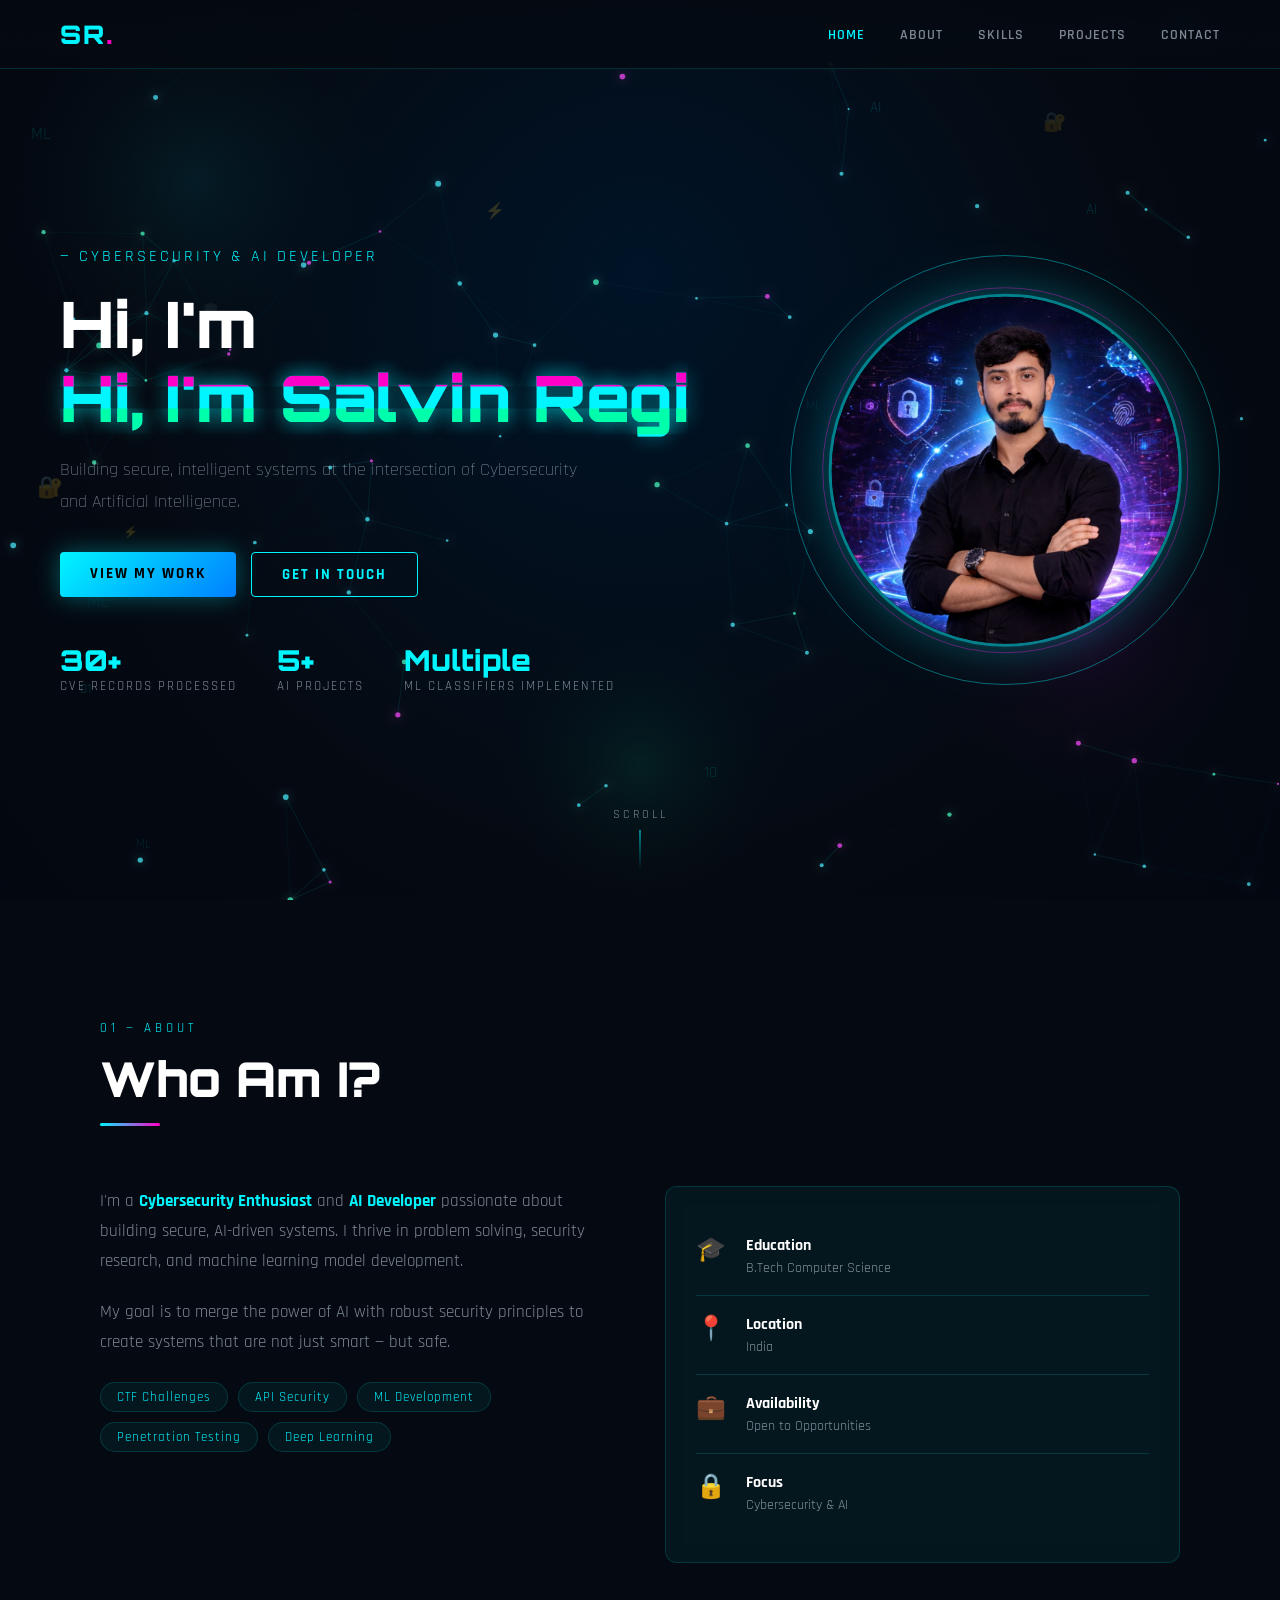
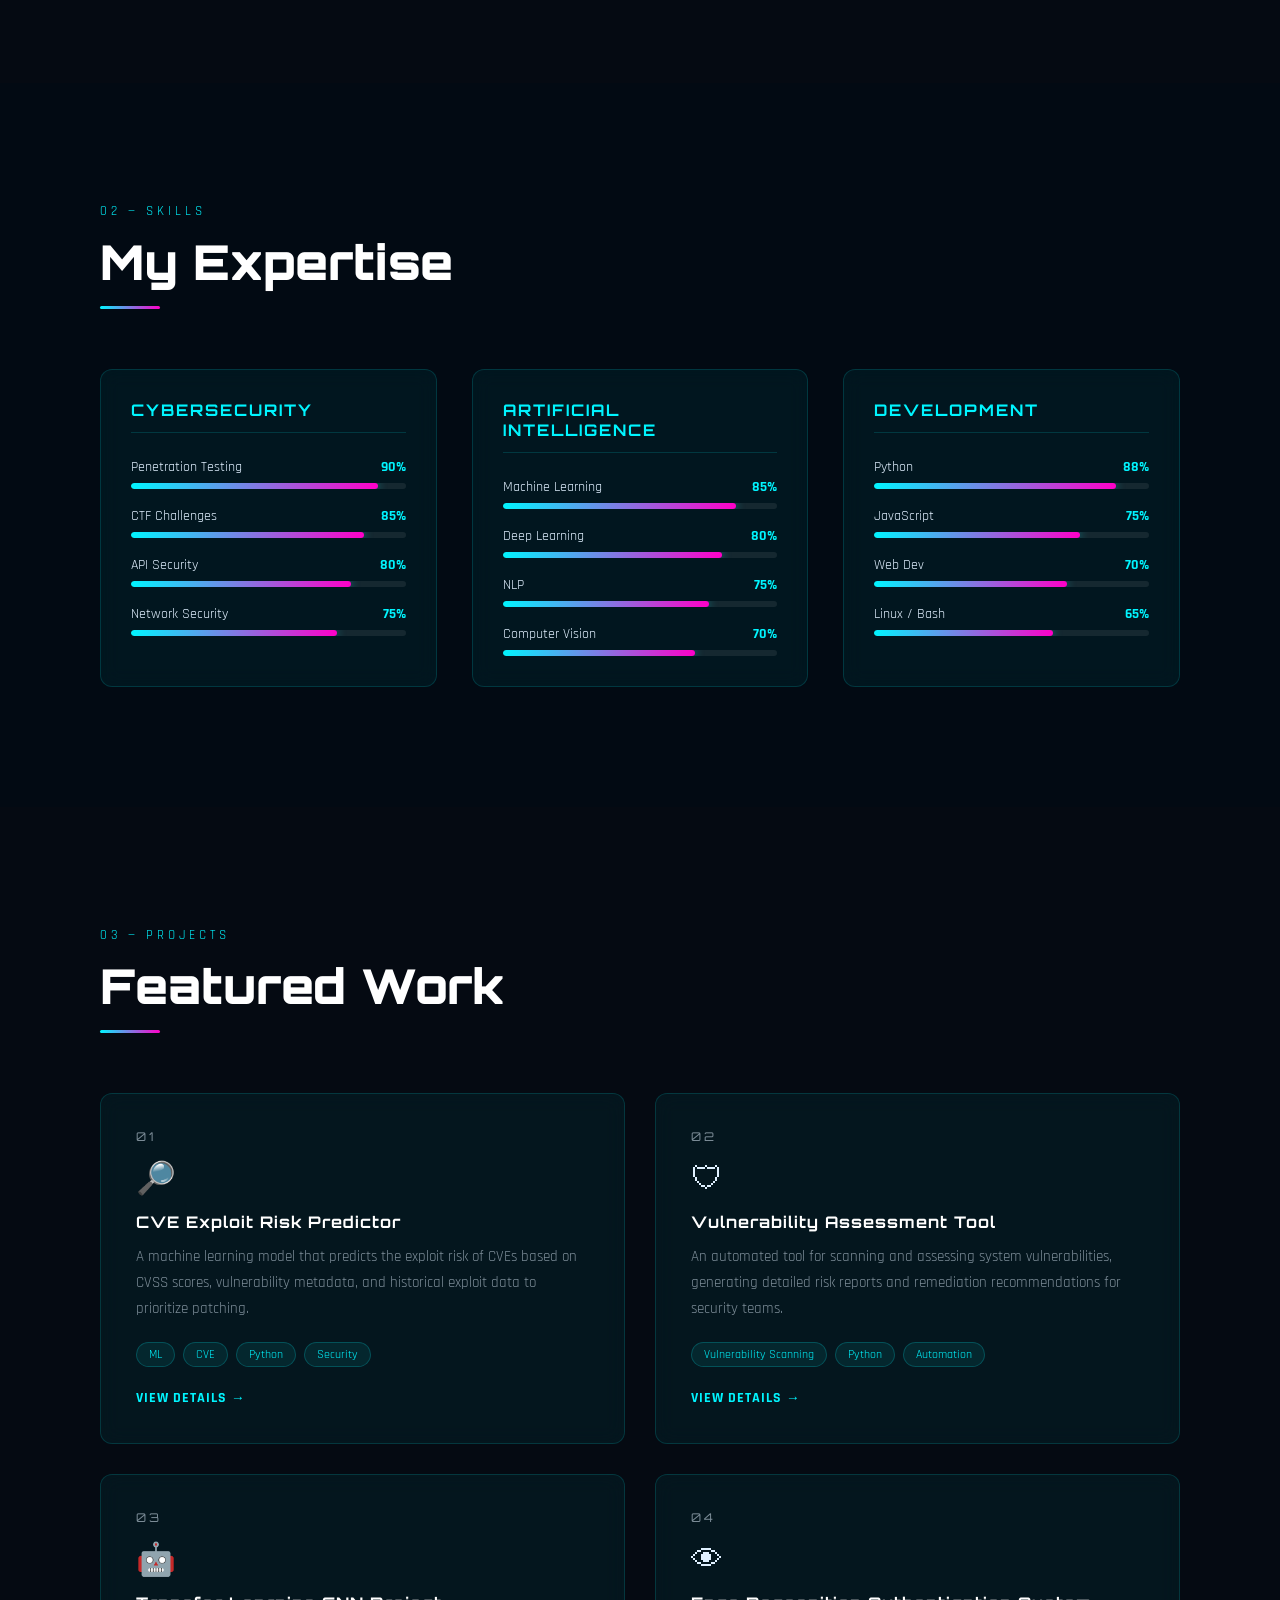
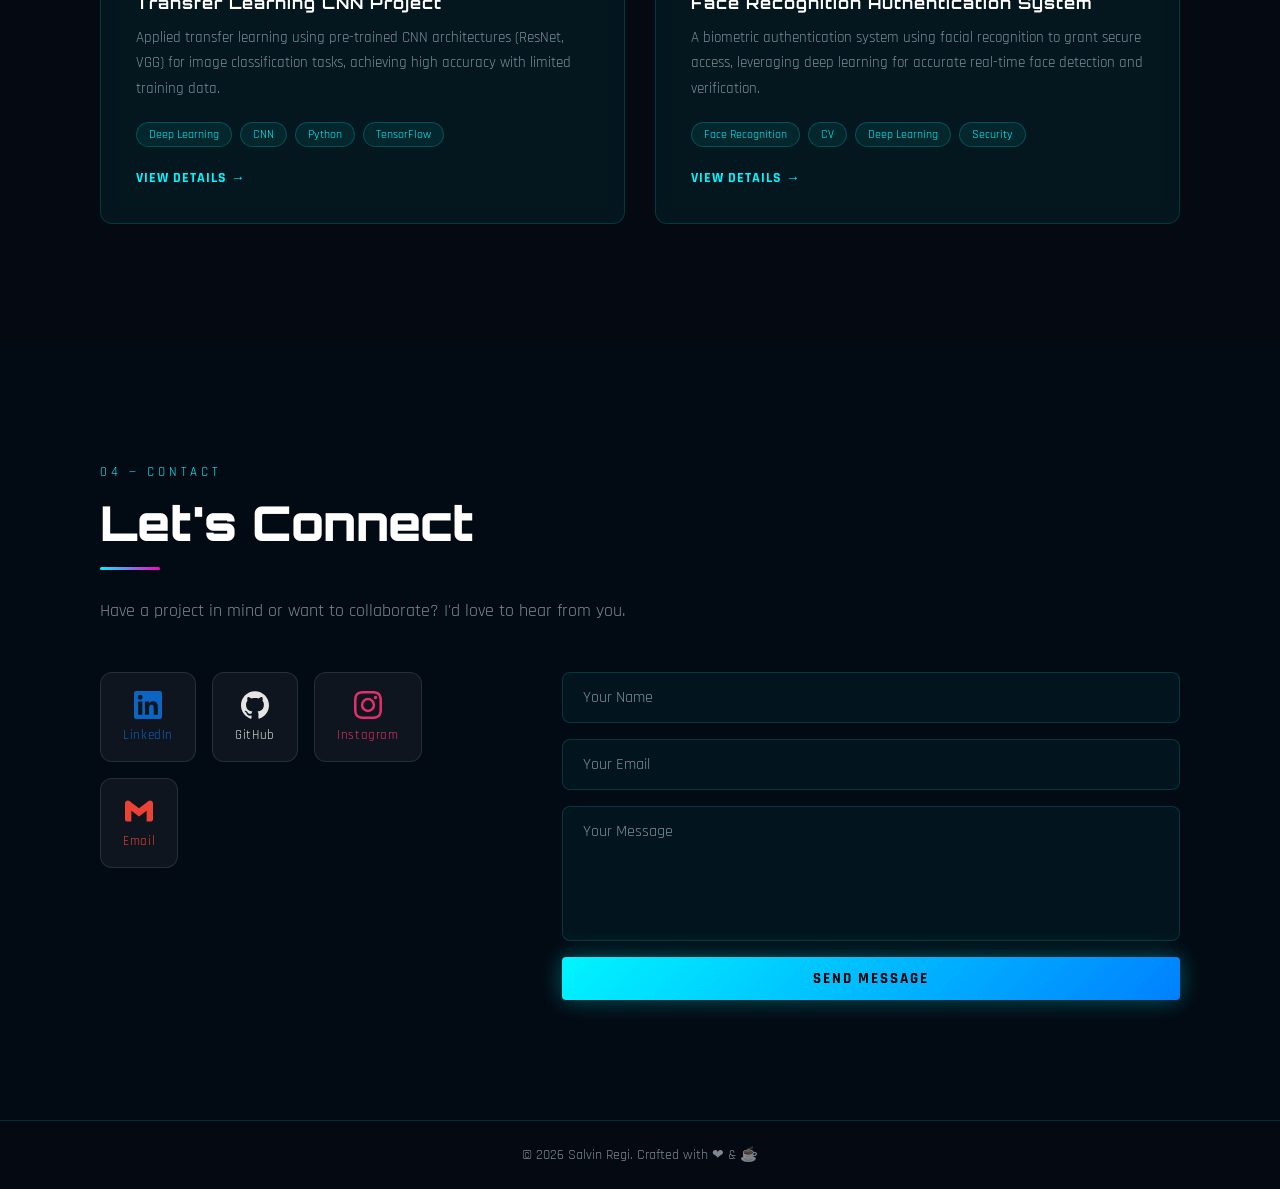
<file: index.html>
<!DOCTYPE html>
<html lang="en">
<head>
    <meta name="description" content="Salvin Regi - Cybersecurity enthusiast and AI/ML developer. Portfolio showcasing projects in CVE prediction, vulnerability assessment, face recognition, and deep learning.">
    <meta name="keywords" content="Salvin Regi, salvinregi, cybersecurity, machine learning, AI, portfolio, ethical hacking, deep learning, face recognition">
    <meta name="author" content="Salvin Regi">
    <meta property="og:title" content="Salvin Regi | Portfolio">
    <meta property="og:description" content="Cybersecurity enthusiast and AI/ML developer. Check out my projects and get in touch.">
    <meta property="og:url" content="https://salvinregi8-hash.github.io">
    <meta property="og:type" content="website">
    <meta name="robots" content="index, follow">
    <meta charset="UTF-8">
    <meta name="viewport" content="width=device-width, initial-scale=1.0">
    <title>Salvin Regi | Cybersecurity & AI</title>
    <link rel="preconnect" href="https://fonts.googleapis.com">
    <link href="https://fonts.googleapis.com/css2?family=Orbitron:wght@400;700;900&family=Rajdhani:wght@300;400;600&display=swap" rel="stylesheet">
    <link rel="stylesheet" href="style.css">
</head>
<body>
    <canvas id="bgCanvas"></canvas>

    <nav class="navbar">
        <div class="logo">SR<span class="accent">.</span></div>
        <ul class="nav-links" id="navLinks">
            <li><a href="#home">Home</a></li>
            <li><a href="#about">About</a></li>
            <li><a href="#skills">Skills</a></li>
            <li><a href="#projects">Projects</a></li>
            <li><a href="#contact">Contact</a></li>
        </ul>
        <div class="hamburger" id="hamburger">&#9776;</div>
    </nav>

    <section id="home" class="hero">
        <div class="hero-content">
            <div class="hero-text">
                <p class="hero-tag reveal">&#8212; Cybersecurity &amp; AI Developer</p>
                <h1 class="reveal">Hi, I'm<br><span class="glitch" data-text="Salvin Regi">Salvin Regi</span></h1>
                <p class="hero-sub reveal">Building secure, intelligent systems at the intersection of Cybersecurity and Artificial Intelligence.</p>
                <div class="hero-btns reveal">
                    <a href="https://github.com/salvinregi8-hash" target="_blank" class="btn btn-primary">View My Work</a>
                    <a href="#contact" class="btn btn-outline">Get In Touch</a>
                </div>
                <div class="hero-stats reveal">
                    <div class="stat"><span class="num">30+</span><span>CVE Records Processed</span></div>
                    <div class="stat"><span class="num">5+</span><span>AI Projects</span></div>
                    <div class="stat"><span class="num">Multiple</span><span>ML Classifiers Implemented</span></div>
                </div>
            </div>
            <div class="hero-image reveal">
                <div class="img-ring">
                    <div class="ring r1"></div>
                    <div class="ring r2"></div>
                    <div class="ring r3"></div>
                    <img src="salvin.png" alt="Salvin Regi" class="profile-img">
                </div>
            </div>
        </div>
        <div class="scroll-cue">
            <span>Scroll</span>
            <div class="scroll-line"></div>
        </div>
    </section>

    <section id="about" class="about-section">
        <div class="section-inner">
            <div class="section-label reveal">01 &#8212; About</div>
            <h2 class="section-title reveal">Who Am I?</h2>
            <div class="about-grid">
                <div class="about-text reveal">
                    <p>I'm a <strong>Cybersecurity Enthusiast</strong> and <strong>AI Developer</strong> passionate about building secure, AI-driven systems. I thrive in problem solving, security research, and machine learning model development.</p>
                    <p>My goal is to merge the power of AI with robust security principles to create systems that are not just smart &#8212; but safe.</p>
                    <div class="about-tags">
                        <span>CTF Challenges</span><span>API Security</span><span>ML Development</span><span>Penetration Testing</span><span>Deep Learning</span>
                    </div>
                </div>
                <div class="about-card reveal">
                    <div class="info-item"><span class="icon">&#127891;</span><div><strong>Education</strong><p>B.Tech Computer Science</p></div></div>
                    <div class="info-item"><span class="icon">&#128205;</span><div><strong>Location</strong><p>India</p></div></div>
                    <div class="info-item"><span class="icon">&#128188;</span><div><strong>Availability</strong><p>Open to Opportunities</p></div></div>
                    <div class="info-item"><span class="icon">&#128274;</span><div><strong>Focus</strong><p>Cybersecurity &amp; AI</p></div></div>
                </div>
            </div>
        </div>
    </section>

    <section id="skills" class="skills-section">
        <div class="section-inner">
            <div class="section-label reveal">02 &#8212; Skills</div>
            <h2 class="section-title reveal">My Expertise</h2>
            <div class="skills-grid">
                <div class="skill-category reveal">
                    <h3>Cybersecurity</h3>
                    <div class="skill-bars">
                        <div class="skill-bar-item"><div class="skill-name"><span>Penetration Testing</span><span class="skill-pct">90%</span></div><div class="skill-track"><div class="skill-fill" style="--target:90%"></div></div></div>
                        <div class="skill-bar-item"><div class="skill-name"><span>CTF Challenges</span><span class="skill-pct">85%</span></div><div class="skill-track"><div class="skill-fill" style="--target:85%"></div></div></div>
                        <div class="skill-bar-item"><div class="skill-name"><span>API Security</span><span class="skill-pct">80%</span></div><div class="skill-track"><div class="skill-fill" style="--target:80%"></div></div></div>
                        <div class="skill-bar-item"><div class="skill-name"><span>Network Security</span><span class="skill-pct">75%</span></div><div class="skill-track"><div class="skill-fill" style="--target:75%"></div></div></div>
                    </div>
                </div>
                <div class="skill-category reveal">
                    <h3>Artificial Intelligence</h3>
                    <div class="skill-bars">
                        <div class="skill-bar-item"><div class="skill-name"><span>Machine Learning</span><span class="skill-pct">85%</span></div><div class="skill-track"><div class="skill-fill" style="--target:85%"></div></div></div>
                        <div class="skill-bar-item"><div class="skill-name"><span>Deep Learning</span><span class="skill-pct">80%</span></div><div class="skill-track"><div class="skill-fill" style="--target:80%"></div></div></div>
                        <div class="skill-bar-item"><div class="skill-name"><span>NLP</span><span class="skill-pct">75%</span></div><div class="skill-track"><div class="skill-fill" style="--target:75%"></div></div></div>
                        <div class="skill-bar-item"><div class="skill-name"><span>Computer Vision</span><span class="skill-pct">70%</span></div><div class="skill-track"><div class="skill-fill" style="--target:70%"></div></div></div>
                    </div>
                </div>
                <div class="skill-category reveal">
                    <h3>Development</h3>
                    <div class="skill-bars">
                        <div class="skill-bar-item"><div class="skill-name"><span>Python</span><span class="skill-pct">88%</span></div><div class="skill-track"><div class="skill-fill" style="--target:88%"></div></div></div>
                        <div class="skill-bar-item"><div class="skill-name"><span>JavaScript</span><span class="skill-pct">75%</span></div><div class="skill-track"><div class="skill-fill" style="--target:75%"></div></div></div>
                        <div class="skill-bar-item"><div class="skill-name"><span>Web Dev</span><span class="skill-pct">70%</span></div><div class="skill-track"><div class="skill-fill" style="--target:70%"></div></div></div>
                        <div class="skill-bar-item"><div class="skill-name"><span>Linux / Bash</span><span class="skill-pct">65%</span></div><div class="skill-track"><div class="skill-fill" style="--target:65%"></div></div></div>
                    </div>
                </div>
            </div>
        </div>
    </section>

    <section id="projects" class="projects-section">
        <div class="section-inner">
            <div class="section-label reveal">03 &#8212; Projects</div>
            <h2 class="section-title reveal">Featured Work</h2>
            <div class="projects-grid">
                <div class="project-card reveal">
                    <div class="project-num">01</div>
                    <div class="project-icon">&#128270;</div>
                    <h3>CVE Exploit Risk Predictor</h3>
                    <p>A machine learning model that predicts the exploit risk of CVEs based on CVSS scores, vulnerability metadata, and historical exploit data to prioritize patching.</p>
                    <div class="project-tags"><span>ML</span><span>CVE</span><span>Python</span><span>Security</span></div>
                    <a href="#" class="project-link">View Details &#8594;</a>
                </div>
                <div class="project-card reveal">
                    <div class="project-num">02</div>
                    <div class="project-icon">&#128737;</div>
                    <h3>Vulnerability Assessment Tool</h3>
                    <p>An automated tool for scanning and assessing system vulnerabilities, generating detailed risk reports and remediation recommendations for security teams.</p>
                    <div class="project-tags"><span>Vulnerability Scanning</span><span>Python</span><span>Automation</span></div>
                    <a href="#" class="project-link">View Details &#8594;</a>
                </div>
                <div class="project-card reveal">
                    <div class="project-num">03</div>
                    <div class="project-icon">&#129302;</div>
                    <h3>Transfer Learning CNN Project</h3>
                    <p>Applied transfer learning using pre-trained CNN architectures (ResNet, VGG) for image classification tasks, achieving high accuracy with limited training data.</p>
                    <div class="project-tags"><span>Deep Learning</span><span>CNN</span><span>Python</span><span>TensorFlow</span></div>
                    <a href="#" class="project-link">View Details &#8594;</a>
                </div>
                <div class="project-card reveal">
                    <div class="project-num">04</div>
                    <div class="project-icon">&#128065;</div>
                    <h3>Face Recognition Authentication System</h3>
                    <p>A biometric authentication system using facial recognition to grant secure access, leveraging deep learning for accurate real-time face detection and verification.</p>
                    <div class="project-tags"><span>Face Recognition</span><span>CV</span><span>Deep Learning</span><span>Security</span></div>
                    <a href="#" class="project-link">View Details &#8594;</a>
                </div>
            </div>
        </div>
    </section>

    <section id="contact" class="contact-section">
        <div class="section-inner">
            <div class="section-label reveal">04 &#8212; Contact</div>
            <h2 class="section-title reveal">Let's Connect</h2>
            <p class="contact-sub reveal">Have a project in mind or want to collaborate? I'd love to hear from you.</p>
            <div class="contact-grid">
                <div class="contact-info reveal">
                    <div class="social-icons-row">
                        <a href="https://www.linkedin.com/in/salvin-regi-0a0b89294/" target="_blank" class="social-icon-btn linkedin" title="LinkedIn">
                            <svg xmlns="http://www.w3.org/2000/svg" viewBox="0 0 24 24" fill="currentColor"><path d="M20.447 20.452h-3.554v-5.569c0-1.328-.027-3.037-1.852-3.037-1.853 0-2.136 1.445-2.136 2.939v5.667H9.351V9h3.414v1.561h.046c.477-.9 1.637-1.85 3.37-1.85 3.601 0 4.267 2.37 4.267 5.455v6.286zM5.337 7.433a2.062 2.062 0 0 1-2.063-2.065 2.064 2.064 0 1 1 2.063 2.065zm1.782 13.019H3.555V9h3.564v11.452zM22.225 0H1.771C.792 0 0 .774 0 1.729v20.542C0 23.227.792 24 1.771 24h20.451C23.2 24 24 23.227 24 22.271V1.729C24 .774 23.2 0 22.222 0h.003z"/></svg>
                            <span>LinkedIn</span>
                        </a>
                        <a href="https://github.com/salvinregi8-hash" target="_blank" class="social-icon-btn github" title="GitHub">
                            <svg xmlns="http://www.w3.org/2000/svg" viewBox="0 0 24 24" fill="currentColor"><path d="M12 .297c-6.63 0-12 5.373-12 12 0 5.303 3.438 9.8 8.205 11.385.6.113.82-.258.82-.577 0-.285-.01-1.04-.015-2.04-3.338.724-4.042-1.61-4.042-1.61C4.422 18.07 3.633 17.7 3.633 17.7c-1.087-.744.084-.729.084-.729 1.205.084 1.838 1.236 1.838 1.236 1.07 1.835 2.809 1.305 3.495.998.108-.776.417-1.305.76-1.605-2.665-.3-5.466-1.332-5.466-5.93 0-1.31.465-2.38 1.235-3.22-.135-.303-.54-1.523.105-3.176 0 0 1.005-.322 3.3 1.23.96-.267 1.98-.399 3-.405 1.02.006 2.04.138 3 .405 2.28-1.552 3.285-1.23 3.285-1.23.645 1.653.24 2.873.12 3.176.765.84 1.23 1.91 1.23 3.22 0 4.61-2.805 5.625-5.475 5.92.42.36.81 1.096.81 2.22 0 1.606-.015 2.896-.015 3.286 0 .315.21.69.825.57C20.565 22.092 24 17.592 24 12.297c0-6.627-5.373-12-12-12"/></svg>
                            <span>GitHub</span>
                        </a>
                        <a href="https://www.instagram.com/super_nova_78/" target="_blank" class="social-icon-btn instagram" title="Instagram">
                            <svg xmlns="http://www.w3.org/2000/svg" viewBox="0 0 24 24" fill="currentColor"><path d="M12 2.163c3.204 0 3.584.012 4.85.07 3.252.148 4.771 1.691 4.919 4.919.058 1.265.069 1.645.069 4.849 0 3.205-.012 3.584-.069 4.849-.149 3.225-1.664 4.771-4.919 4.919-1.266.058-1.644.07-4.85.07-3.204 0-3.584-.012-4.849-.07-3.26-.149-4.771-1.699-4.919-4.92-.058-1.265-.07-1.644-.07-4.849 0-3.204.013-3.583.07-4.849.149-3.227 1.664-4.771 4.919-4.919 1.266-.057 1.645-.069 4.849-.069zM12 0C8.741 0 8.333.014 7.053.072 2.695.272.273 2.69.073 7.052.014 8.333 0 8.741 0 12c0 3.259.014 3.668.072 4.948.2 4.358 2.618 6.78 6.98 6.98C8.333 23.986 8.741 24 12 24c3.259 0 3.668-.014 4.948-.072 4.354-.2 6.782-2.618 6.979-6.98.059-1.28.073-1.689.073-4.948 0-3.259-.014-3.667-.072-4.947-.196-4.354-2.617-6.78-6.979-6.98C15.668.014 15.259 0 12 0zm0 5.838a6.162 6.162 0 1 0 0 12.324 6.162 6.162 0 0 0 0-12.324zM12 16a4 4 0 1 1 0-8 4 4 0 0 1 0 8zm6.406-11.845a1.44 1.44 0 1 0 0 2.881 1.44 1.44 0 0 0 0-2.881z"/></svg>
                            <span>Instagram</span>
                        </a>
                        <a href="#" class="social-icon-btn gmail" title="Gmail" onclick="showEmail(event)">
                            <svg xmlns="http://www.w3.org/2000/svg" viewBox="0 0 24 24" fill="currentColor"><path d="M24 5.457v13.909c0 .904-.732 1.636-1.636 1.636h-3.819V11.73L12 16.64l-6.545-4.91v9.273H1.636A1.636 1.636 0 0 1 0 19.366V5.457c0-2.023 2.309-3.178 3.927-1.964L5.455 4.64 12 9.548l6.545-4.908 1.528-1.147C21.69 2.28 24 3.434 24 5.457z"/></svg>
                            <span>Email</span>
                        </a>
                    </div>
                    <div id="email-tooltip" style="display:none;margin-top:15px;padding:12px 18px;background:rgba(0,245,255,0.1);border:1px solid rgba(0,245,255,0.3);border-radius:8px;color:#00f5ff;font-size:.9rem;">📧 salvinregi8@gmail.com</div>
                </div>
                <form class="contact-form reveal" onsubmit="handleForm(event)">
                    <input type="text" placeholder="Your Name" class="form-input">
                    <input type="email" placeholder="Your Email" class="form-input">
                    <textarea placeholder="Your Message" class="form-input" rows="5"></textarea>
                    <button type="submit" class="btn btn-primary full-width">Send Message</button>
                </form>
            </div>
        </div>
    </section>

    <footer>
        <p>&#169; 2026 Salvin Regi. Crafted with &#10084; &amp; &#9749;</p>
    </footer>

    <script src="script.js"></script>
    <script>
    function showEmail(e){
        e.preventDefault();
        var tip=document.getElementById('email-tooltip');
        tip.style.display=tip.style.display==='none'?'block':'none';
    }
    </script>
</body>
</html>
</file>
<file: style.css>
:root {
    --cyan: #00f5ff;
    --magenta: #ff00c8;
    --dark: #050a12;
    --dark2: #0a1220;
    --card-bg: rgba(0,245,255,0.05);
    --border: rgba(0,245,255,0.15);
    --text: #e0f0ff;
    --muted: rgba(224,240,255,0.55);
}

*{margin:0;padding:0;box-sizing:border-box;scroll-behavior:smooth;}

body{
    font-family:'Rajdhani',sans-serif;
    background:var(--dark);
    color:var(--text);
    overflow-x:hidden;
}

/* ──── CANVAS BG ──── */
#bgCanvas{
    position:fixed;
    top:0;left:0;
    width:100%;height:100%;
    z-index:0;
    pointer-events:none;
}

/* ──── NAV ──── */
.navbar{
    position:fixed;top:0;width:100%;
    display:flex;justify-content:space-between;align-items:center;
    padding:18px 60px;
    background:rgba(5,10,18,0.85);
    backdrop-filter:blur(14px);
    border-bottom:1px solid var(--border);
    z-index:1000;
}
.logo{
    font-family:'Orbitron',sans-serif;
    font-size:1.6rem;font-weight:900;
    color:var(--cyan);letter-spacing:2px;
}
.accent{color:var(--magenta);}
.nav-links{list-style:none;display:flex;gap:35px;}
.nav-links a{
    color:var(--muted);text-decoration:none;
    font-size:1rem;font-weight:600;letter-spacing:1px;
    text-transform:uppercase;font-size:.85rem;
    transition:.3s;position:relative;
}
.nav-links a::after{
    content:'';position:absolute;bottom:-4px;left:0;
    width:0;height:2px;background:var(--cyan);
    transition:.3s;
}
.nav-links a:hover{color:var(--cyan);}
.nav-links a:hover::after{width:100%;}
.hamburger{display:none;color:var(--cyan);font-size:1.5rem;cursor:pointer;}

/* ──── REVEAL ANIMATION ──── */
.reveal{
    opacity:0;
    transform:translateY(40px);
    transition:opacity .7s ease, transform .7s ease;
}
.reveal.visible{opacity:1;transform:translateY(0);}

/* ──── HERO ──── */
.hero{
    min-height:100vh;
    display:flex;flex-direction:column;
    justify-content:center;align-items:center;
    position:relative;z-index:1;
    padding:100px 60px 60px;
}
.hero-content{
    display:flex;align-items:center;
    gap:80px;max-width:1200px;width:100%;
}
.hero-text{flex:1;}
.hero-tag{
    color:var(--cyan);font-size:1rem;
    letter-spacing:3px;text-transform:uppercase;
    margin-bottom:20px;display:block;
}
.hero-text h1{
    font-family:'Orbitron',sans-serif;
    font-size:clamp(2.4rem,5vw,4.2rem);
    font-weight:900;line-height:1.15;
    margin-bottom:20px;
    color:#fff;
}
.glitch{
    color:var(--cyan);
    position:relative;display:inline-block;
    text-shadow:0 0 20px rgba(0,245,255,0.4);
}
.glitch::before,.glitch::after{
    content:attr(data-text);
    position:absolute;top:0;left:0;
    width:100%;height:100%;
}
.glitch::before{
    color:var(--magenta);
    animation:glitch1 3s infinite;
    clip-path:polygon(0 0,100% 0,100% 35%,0 35%);
}
.glitch::after{
    color:#00ffaa;
    animation:glitch2 3s infinite;
    clip-path:polygon(0 65%,100% 65%,100% 100%,0 100%);
}
@keyframes glitch1{
    0%,90%,100%{transform:translate(0);}
    91%{transform:translate(-3px,1px);}
    93%{transform:translate(3px,-1px);}
    95%{transform:translate(-3px);}
}
@keyframes glitch2{
    0%,90%,100%{transform:translate(0);}
    91%{transform:translate(3px,1px);}
    93%{transform:translate(-3px,-1px);}
    95%{transform:translate(3px);}
}
.hero-sub{
    color:var(--muted);font-size:1.15rem;
    line-height:1.7;max-width:520px;
    margin-bottom:35px;font-weight:300;
}
.hero-btns{display:flex;gap:15px;flex-wrap:wrap;margin-bottom:45px;}
.btn{
    padding:12px 30px;border-radius:4px;
    font-family:'Rajdhani',sans-serif;
    font-weight:700;font-size:.95rem;letter-spacing:2px;
    text-transform:uppercase;text-decoration:none;
    transition:.3s;cursor:pointer;border:none;
    display:inline-block;
}
.btn-primary{
    background:linear-gradient(135deg,var(--cyan),#0080ff);
    color:#000;box-shadow:0 0 25px rgba(0,245,255,0.35);
}
.btn-primary:hover{
    transform:translateY(-2px);
    box-shadow:0 0 40px rgba(0,245,255,0.6);
}
.btn-outline{
    background:transparent;
    border:1.5px solid var(--cyan);
    color:var(--cyan);
}
.btn-outline:hover{
    background:rgba(0,245,255,0.1);
    transform:translateY(-2px);
}
.full-width{width:100%;}
.hero-stats{display:flex;gap:40px;}
.stat{display:flex;flex-direction:column;}
.stat .num{
    font-family:'Orbitron',sans-serif;
    font-size:1.8rem;font-weight:900;
    color:var(--cyan);
}
.stat span:last-child{
    color:var(--muted);font-size:.8rem;
    text-transform:uppercase;letter-spacing:2px;
}

/* Hero Image */
.hero-image{flex:0 0 400px;display:flex;justify-content:center;align-items:center;}
.img-ring{position:relative;width:430px;height:430px;}
.ring{
    position:absolute;border-radius:50%;
    border:1.5px solid var(--cyan);
    top:50%;left:50%;transform:translate(-50%,-50%);
    animation:spin linear infinite;
    opacity:.4;
}
.r1{width:100%;height:100%;animation-duration:12s;}
.r2{width:85%;height:85%;border-color:var(--magenta);animation-duration:8s;animation-direction:reverse;}
.r3{width:70%;height:70%;border-color:#00ffaa;animation-duration:15s;opacity:.25;}
@keyframes spin{from{transform:translate(-50%,-50%) rotate(0deg);}to{transform:translate(-50%,-50%) rotate(360deg);}}
.profile-img{
    position:absolute;
    top:50%;left:50%;
    transform:translate(-50%,-50%);
    width:82%;height:82%;
    object-fit:cover;
    object-position:top center;
    border-radius:50%;
    border:3px solid rgba(0,245,255,0.5);
    box-shadow:0 0 40px rgba(0,245,255,0.25),0 0 80px rgba(0,245,255,0.1);
    z-index:2;
}
.scroll-cue{
    position:absolute;bottom:30px;left:50%;
    transform:translateX(-50%);
    display:flex;flex-direction:column;
    align-items:center;gap:8px;
    color:var(--muted);font-size:.75rem;letter-spacing:3px;
    text-transform:uppercase;
}
.scroll-line{
    width:1px;height:40px;
    background:linear-gradient(to bottom,var(--cyan),transparent);
    animation:scrollPulse 1.8s ease-in-out infinite;
}
@keyframes scrollPulse{0%,100%{opacity:.3;}50%{opacity:1;}}

/* ──── SECTIONS ──── */
section{position:relative;z-index:1;}
.section-inner{max-width:1200px;margin:0 auto;padding:120px 60px;}
.section-label{
    color:var(--cyan);font-size:.8rem;
    letter-spacing:4px;text-transform:uppercase;
    margin-bottom:12px;
}
.section-title{
    font-family:'Orbitron',sans-serif;
    font-size:clamp(2rem,4vw,3rem);
    font-weight:900;color:#fff;
    margin-bottom:60px;
}
.section-title::after{
    content:'';display:block;
    width:60px;height:3px;
    background:linear-gradient(90deg,var(--cyan),var(--magenta));
    margin-top:14px;
    border-radius:2px;
}

/* ──── ABOUT ──── */
.about-grid{display:grid;grid-template-columns:1fr 1fr;gap:50px;align-items:start;}
.about-text p{
    color:var(--muted);line-height:1.8;font-size:1.05rem;margin-bottom:20px;
}
.about-text strong{color:var(--cyan);}
.about-tags{display:flex;flex-wrap:wrap;gap:10px;margin-top:25px;}
.about-tags span{
    padding:6px 16px;border-radius:20px;
    background:var(--card-bg);
    border:1px solid var(--border);
    color:var(--cyan);font-size:.8rem;
    letter-spacing:1px;
}
.about-card{
    background:var(--card-bg);
    border:1px solid var(--border);
    border-radius:12px;padding:30px;
    backdrop-filter:blur(10px);
}
.info-item{
    display:flex;align-items:flex-start;gap:15px;
    padding:18px 0;
    border-bottom:1px solid var(--border);
}
.info-item:last-child{border-bottom:none;}
.icon{font-size:1.5rem;min-width:35px;}
.info-item strong{color:#fff;display:block;margin-bottom:3px;}
.info-item p{color:var(--muted);font-size:.9rem;}

/* ──── SKILLS ──── */
.skills-section{background:rgba(0,10,20,0.5);}
.skills-grid{display:grid;grid-template-columns:repeat(3,1fr);gap:35px;}
.skill-category{
    background:var(--card-bg);
    border:1px solid var(--border);
    border-radius:12px;padding:30px;
    backdrop-filter:blur(10px);
}
.skill-category h3{
    font-family:'Orbitron',sans-serif;
    font-size:1rem;color:var(--cyan);
    letter-spacing:2px;text-transform:uppercase;
    margin-bottom:25px;padding-bottom:12px;
    border-bottom:1px solid var(--border);
}
.skill-bars{display:flex;flex-direction:column;gap:18px;}
.skill-bar-item{}
.skill-name{
    display:flex;justify-content:space-between;
    margin-bottom:7px;font-size:.9rem;
    color:var(--text);
}
.skill-pct{color:var(--cyan);font-weight:700;}
.skill-track{
    height:6px;background:rgba(255,255,255,0.08);
    border-radius:10px;overflow:hidden;
}
.skill-fill{
    height:100%;
    background:linear-gradient(90deg,var(--cyan),var(--magenta));
    border-radius:10px;
    width:0%;
    transition:width 1.2s cubic-bezier(.4,0,.2,1);
    box-shadow:0 0 10px rgba(0,245,255,0.5);
}
.skill-fill.animated{width:var(--target);}

/* ──── PROJECTS ──── */
.projects-grid{display:grid;grid-template-columns:repeat(2,1fr);gap:30px;}
.project-card{
    background:var(--card-bg);
    border:1px solid var(--border);
    border-radius:12px;padding:35px;
    backdrop-filter:blur(10px);
    transition:.4s;
    position:relative;overflow:hidden;
}
.project-card::before{
    content:'';position:absolute;
    top:0;left:0;right:0;height:3px;
    background:linear-gradient(90deg,var(--cyan),var(--magenta));
    transform:scaleX(0);transform-origin:left;
    transition:.4s;
}
.project-card:hover::before{transform:scaleX(1);}
.project-card:hover{
    transform:translateY(-8px);
    border-color:rgba(0,245,255,0.3);
    box-shadow:0 20px 60px rgba(0,0,0,0.4),0 0 30px rgba(0,245,255,0.08);
}
.project-num{
    font-family:'Orbitron',sans-serif;
    font-size:.75rem;color:var(--muted);
    letter-spacing:3px;margin-bottom:15px;
}
.project-icon{font-size:2rem;margin-bottom:12px;display:block;}
.project-card h3{
    font-family:'Orbitron',sans-serif;
    font-size:1rem;color:#fff;
    margin-bottom:12px;letter-spacing:1px;
}
.project-card p{color:var(--muted);line-height:1.7;font-size:.95rem;margin-bottom:20px;}
.project-tags{display:flex;flex-wrap:wrap;gap:8px;margin-bottom:20px;}
.project-tags span{
    padding:4px 12px;border-radius:20px;
    background:rgba(0,245,255,0.08);
    border:1px solid rgba(0,245,255,0.2);
    color:var(--cyan);font-size:.75rem;
}
.project-link{
    color:var(--cyan);text-decoration:none;
    font-size:.85rem;font-weight:700;
    letter-spacing:1px;text-transform:uppercase;
    transition:.3s;display:inline-block;
}
.project-link:hover{transform:translateX(5px);}

/* ──── CONTACT ──── */
.contact-section{background:rgba(0,10,20,0.5);}
.contact-sub{color:var(--muted);font-size:1.1rem;margin-top:-30px;margin-bottom:50px;}
.contact-grid{display:grid;grid-template-columns:1fr 1.5fr;gap:50px;align-items:start;}
.contact-info{display:flex;flex-direction:column;gap:25px;}
.contact-item{
    display:flex;align-items:center;gap:20px;
    background:var(--card-bg);
    border:1px solid var(--border);
    border-radius:10px;padding:20px;
}
.c-icon{font-size:1.8rem;}
.contact-item strong{color:#fff;display:block;margin-bottom:4px;}
.contact-item p{color:var(--muted);font-size:.9rem;}
.contact-form{display:flex;flex-direction:column;gap:16px;}
.form-input{
    background:var(--card-bg);
    border:1px solid var(--border);
    color:var(--text);
    padding:14px 20px;border-radius:8px;
    font-family:'Rajdhani',sans-serif;font-size:1rem;
    outline:none;transition:.3s;resize:none;
}
.form-input::placeholder{color:var(--muted);}
.form-input:focus{border-color:var(--cyan);box-shadow:0 0 15px rgba(0,245,255,0.1);}

/* ──── FOOTER ──── */
footer{
    text-align:center;padding:25px;
    border-top:1px solid var(--border);
    color:var(--muted);font-size:.9rem;
    position:relative;z-index:1;
}

/* ──── RESPONSIVE ──── */
@media(max-width:1024px){
    .section-inner{padding:100px 40px;}
    .hero{padding:100px 40px 60px;}
    .skills-grid{grid-template-columns:1fr 1fr;}
    .hero-content{gap:50px;}
    .hero-image{flex:0 0 300px;}
    .img-ring{width:340px;height:340px;}
}
@media(max-width:768px){
    .navbar{padding:15px 25px;}
    .nav-links{
        display:none;flex-direction:column;
        position:fixed;top:60px;left:0;right:0;
        background:rgba(5,10,18,0.97);
        padding:20px;gap:20px;
        border-bottom:1px solid var(--border);
    }
    .nav-links.open{display:flex;}
    .hamburger{display:block;}
    .hero-content{flex-direction:column-reverse;gap:30px;text-align:center;}
    .hero-image{flex:unset;}
    .img-ring{width:290px;height:290px;}
    .hero-btns{justify-content:center;}
    .hero-stats{justify-content:center;}
    .about-grid{grid-template-columns:1fr;}
    .skills-grid{grid-template-columns:1fr;}
    .projects-grid{grid-template-columns:1fr;}
    .contact-grid{grid-template-columns:1fr;}
    .section-inner{padding:80px 25px;}
    .hero{padding:100px 25px 60px;}
}

/* Social Icon Buttons */
.social-icons-row{display:flex;flex-wrap:wrap;gap:16px;}
.social-icon-btn{
    display:flex;flex-direction:column;align-items:center;gap:8px;
    padding:18px 22px;border-radius:12px;
    background:rgba(255,255,255,0.05);
    border:1px solid rgba(255,255,255,0.1);
    color:#fff;text-decoration:none;
    transition:all 0.3s ease;
    font-size:.8rem;letter-spacing:.05em;
    cursor:pointer;
}
.social-icon-btn svg{width:28px;height:28px;}
.social-icon-btn:hover{transform:translateY(-4px);border-color:currentColor;}
.social-icon-btn.linkedin{color:#0A66C2;}
.social-icon-btn.linkedin:hover{background:rgba(10,102,194,0.15);box-shadow:0 0 20px rgba(10,102,194,0.3);}
.social-icon-btn.github{color:#e5e5e5;}
.social-icon-btn.github:hover{background:rgba(229,229,229,0.1);box-shadow:0 0 20px rgba(229,229,229,0.2);}
.social-icon-btn.instagram{color:#E1306C;}
.social-icon-btn.instagram:hover{background:rgba(225,48,108,0.15);box-shadow:0 0 20px rgba(225,48,108,0.3);}
.social-icon-btn.gmail{color:#EA4335;}
.social-icon-btn.gmail:hover{background:rgba(234,67,53,0.15);box-shadow:0 0 20px rgba(234,67,53,0.3);}
</file>
